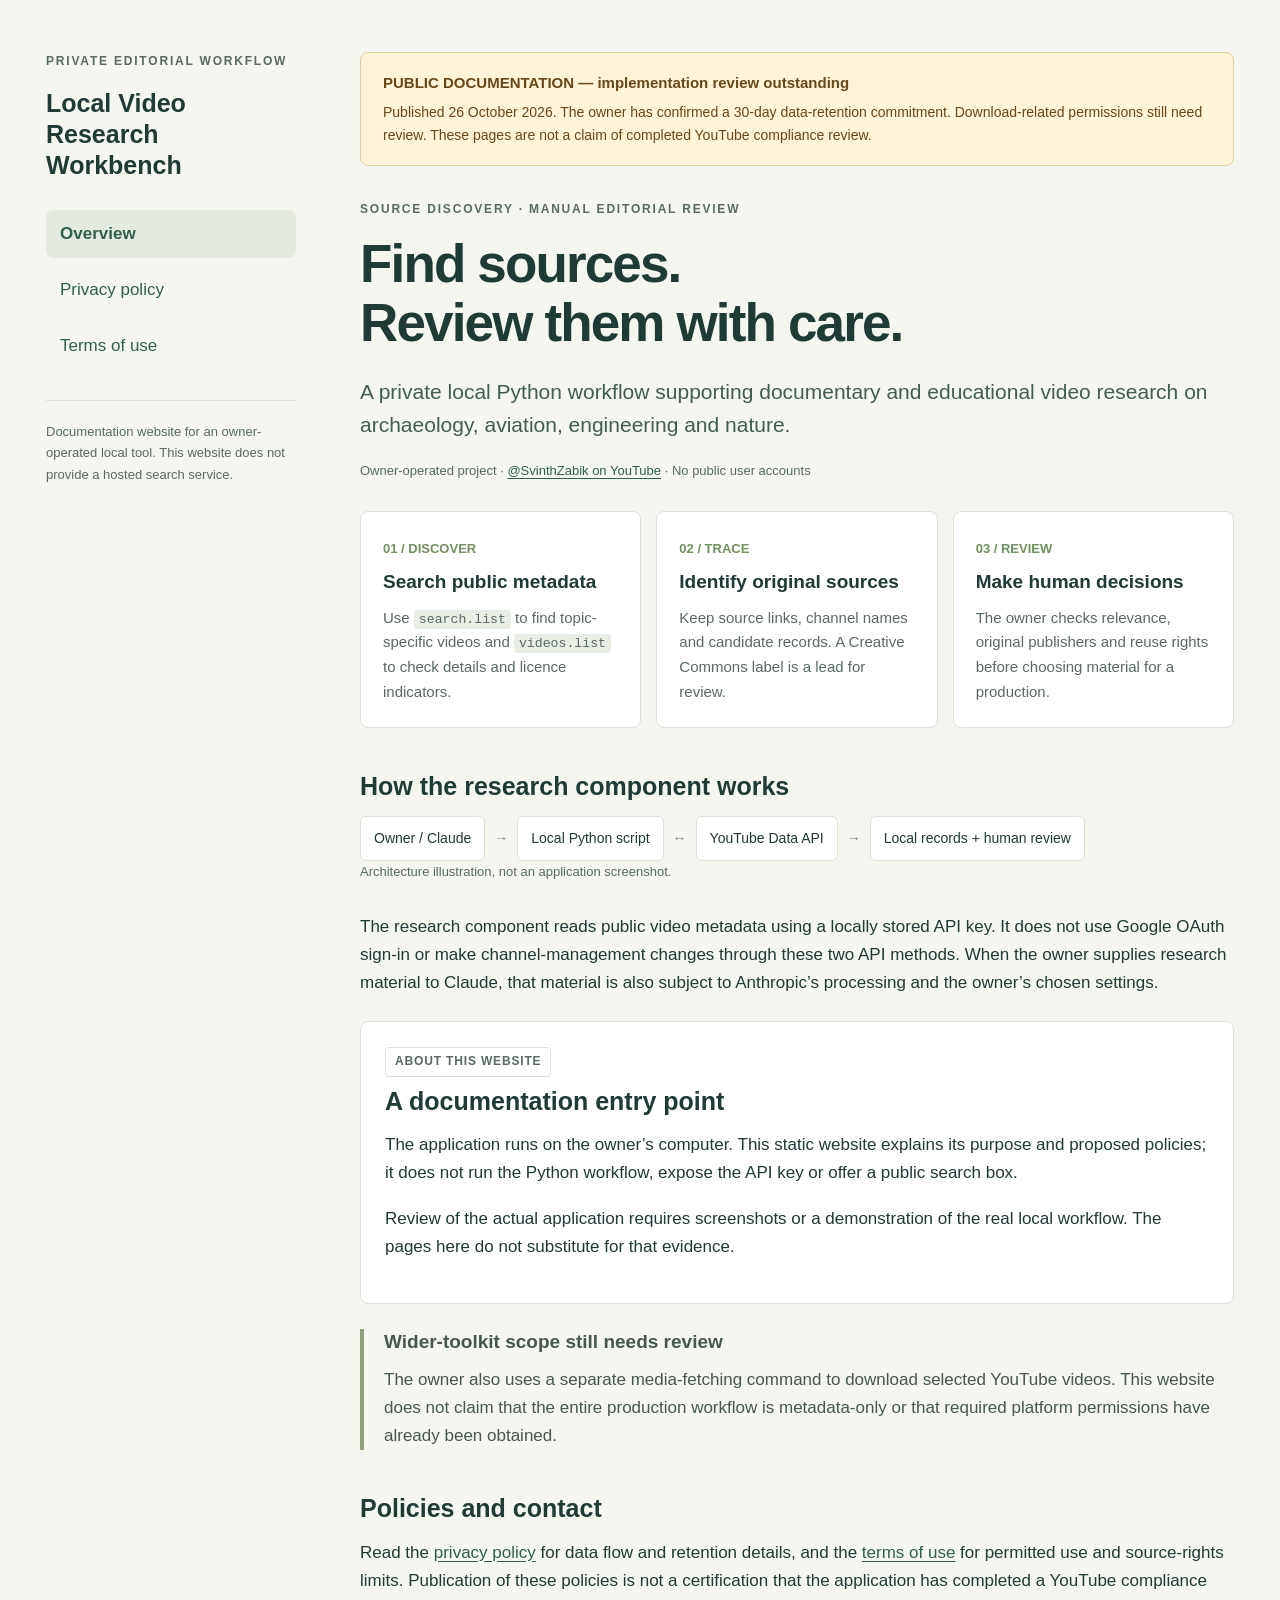
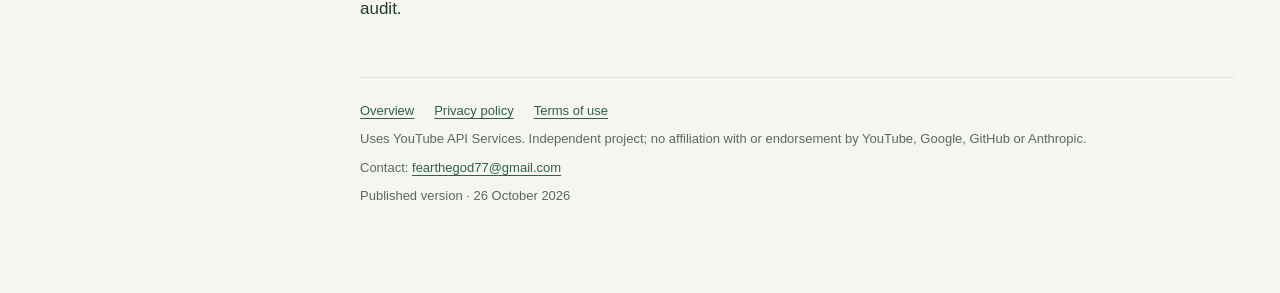
<file: index.html>
<!doctype html>
<html lang="en"><head><meta charset="utf-8"><meta name="viewport" content="width=device-width,initial-scale=1"><meta name="robots" content="noindex,nofollow"><title>Overview · Local Video Research Workbench</title><meta name="description" content="Documentation and privacy information for a private local video research workflow."><link rel="stylesheet" href="style.css"></head>
<body><a class="skip" href="#main">Skip to content</a><div class="shell"><aside><div class="eyebrow">Private editorial workflow</div><div class="brand"><a href="index.html">Local Video<br>Research Workbench</a></div><nav aria-label="Documentation"><a href="index.html" aria-current="page">Overview</a><a href="privacy.html">Privacy policy</a><a href="terms.html">Terms of use</a></nav><p class="aside-note">Documentation website for an owner-operated local tool. This website does not provide a hosted search service.</p></aside>
<main id="main"><div class="draft"><strong>PUBLIC DOCUMENTATION — implementation review outstanding</strong>Published 26 October 2026. The owner has confirmed a 30-day data-retention commitment. Download-related permissions still need review. These pages are not a claim of completed YouTube compliance review.</div>
<div class="eyebrow">Source discovery · manual editorial review</div>
<h1>Find sources.<br>Review them with care.</h1>
<p class="lead">A private local Python workflow supporting documentary and educational video research on archaeology, aviation, engineering and nature.</p>
<p class="meta">Owner-operated project · <a href="https://www.youtube.com/@SvinthZabik">@SvinthZabik on YouTube</a> · No public user accounts</p>
<div class="cards"><section class="card"><span class="number">01 / DISCOVER</span><h3>Search public metadata</h3><p>Use <code>search.list</code> to find topic-specific videos and <code>videos.list</code> to check details and licence indicators.</p></section><section class="card"><span class="number">02 / TRACE</span><h3>Identify original sources</h3><p>Keep source links, channel names and candidate records. A Creative Commons label is a lead for review.</p></section><section class="card"><span class="number">03 / REVIEW</span><h3>Make human decisions</h3><p>The owner checks relevance, original publishers and reuse rights before choosing material for a production.</p></section></div>
<h2>How the research component works</h2>
<div class="steps" aria-label="Workflow diagram"><span class="step">Owner / Claude</span><span class="arrow" aria-hidden="true">→</span><span class="step">Local Python script</span><span class="arrow" aria-hidden="true">↔</span><span class="step">YouTube Data API</span><span class="arrow" aria-hidden="true">→</span><span class="step">Local records + human review</span></div>
<p class="meta">Architecture illustration, not an application screenshot.</p>
<p>The research component reads public video metadata using a locally stored API key. It does not use Google OAuth sign-in or make channel-management changes through these two API methods. When the owner supplies research material to Claude, that material is also subject to Anthropic’s processing and the owner’s chosen settings.</p>
<section class="panel"><span class="label">ABOUT THIS WEBSITE</span><h2>A documentation entry point</h2><p>The application runs on the owner’s computer. This static website explains its purpose and proposed policies; it does not run the Python workflow, expose the API key or offer a public search box.</p><p>Review of the actual application requires screenshots or a demonstration of the real local workflow. The pages here do not substitute for that evidence.</p></section>
<div class="scope"><h3>Wider-toolkit scope still needs review</h3><p>The owner also uses a separate media-fetching command to download selected YouTube videos. This website does not claim that the entire production workflow is metadata-only or that required platform permissions have already been obtained.</p></div>
<h2>Policies and contact</h2><p>Read the <a href="privacy.html">privacy policy</a> for data flow and retention details, and the <a href="terms.html">terms of use</a> for permitted use and source-rights limits. Publication of these policies is not a certification that the application has completed a YouTube compliance audit.</p>

<footer><div class="links"><a href="index.html">Overview</a><a href="privacy.html">Privacy policy</a><a href="terms.html">Terms of use</a></div><p>Uses YouTube API Services. Independent project; no affiliation with or endorsement by YouTube, Google, GitHub or Anthropic.</p><p>Contact: <a class="contact" href="mailto:fearthegod77@gmail.com">fearthegod77@gmail.com</a></p><p>Published version · 26 October 2026</p></footer></main></div></body></html>
</file>
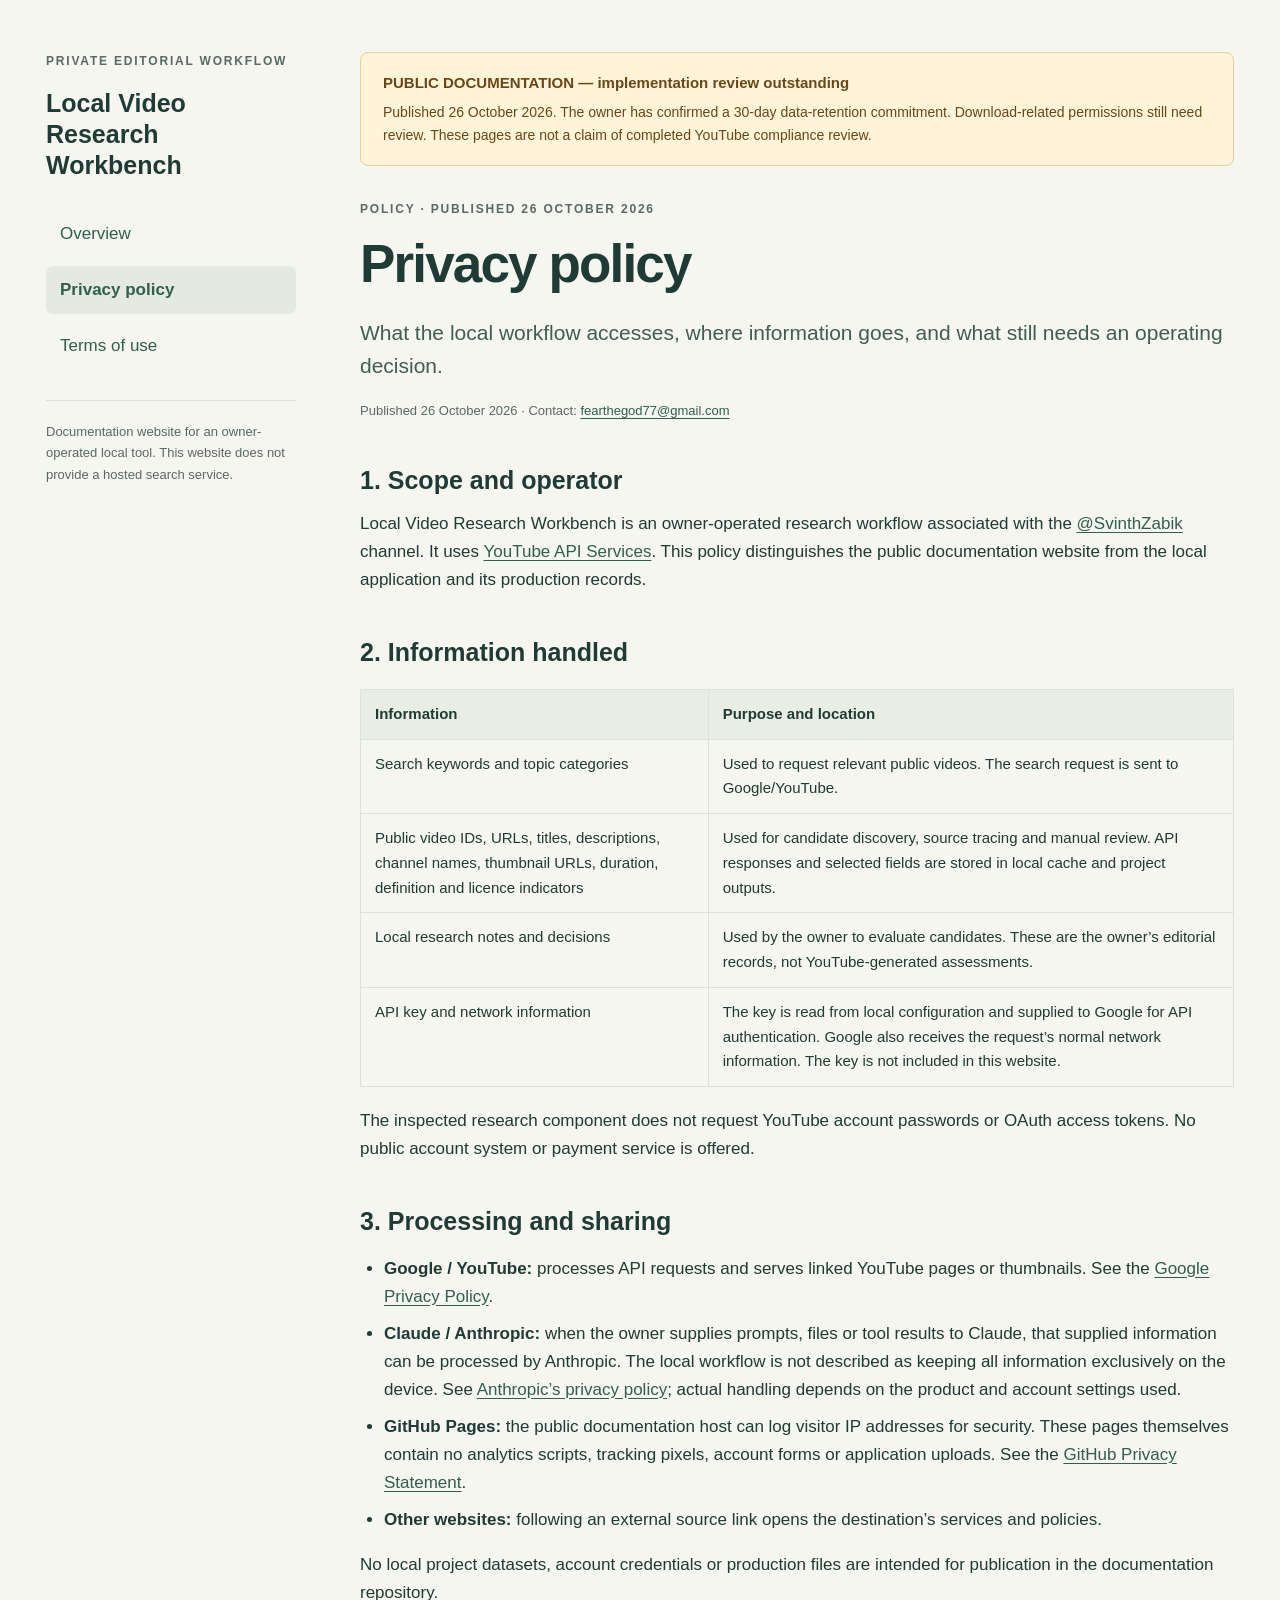
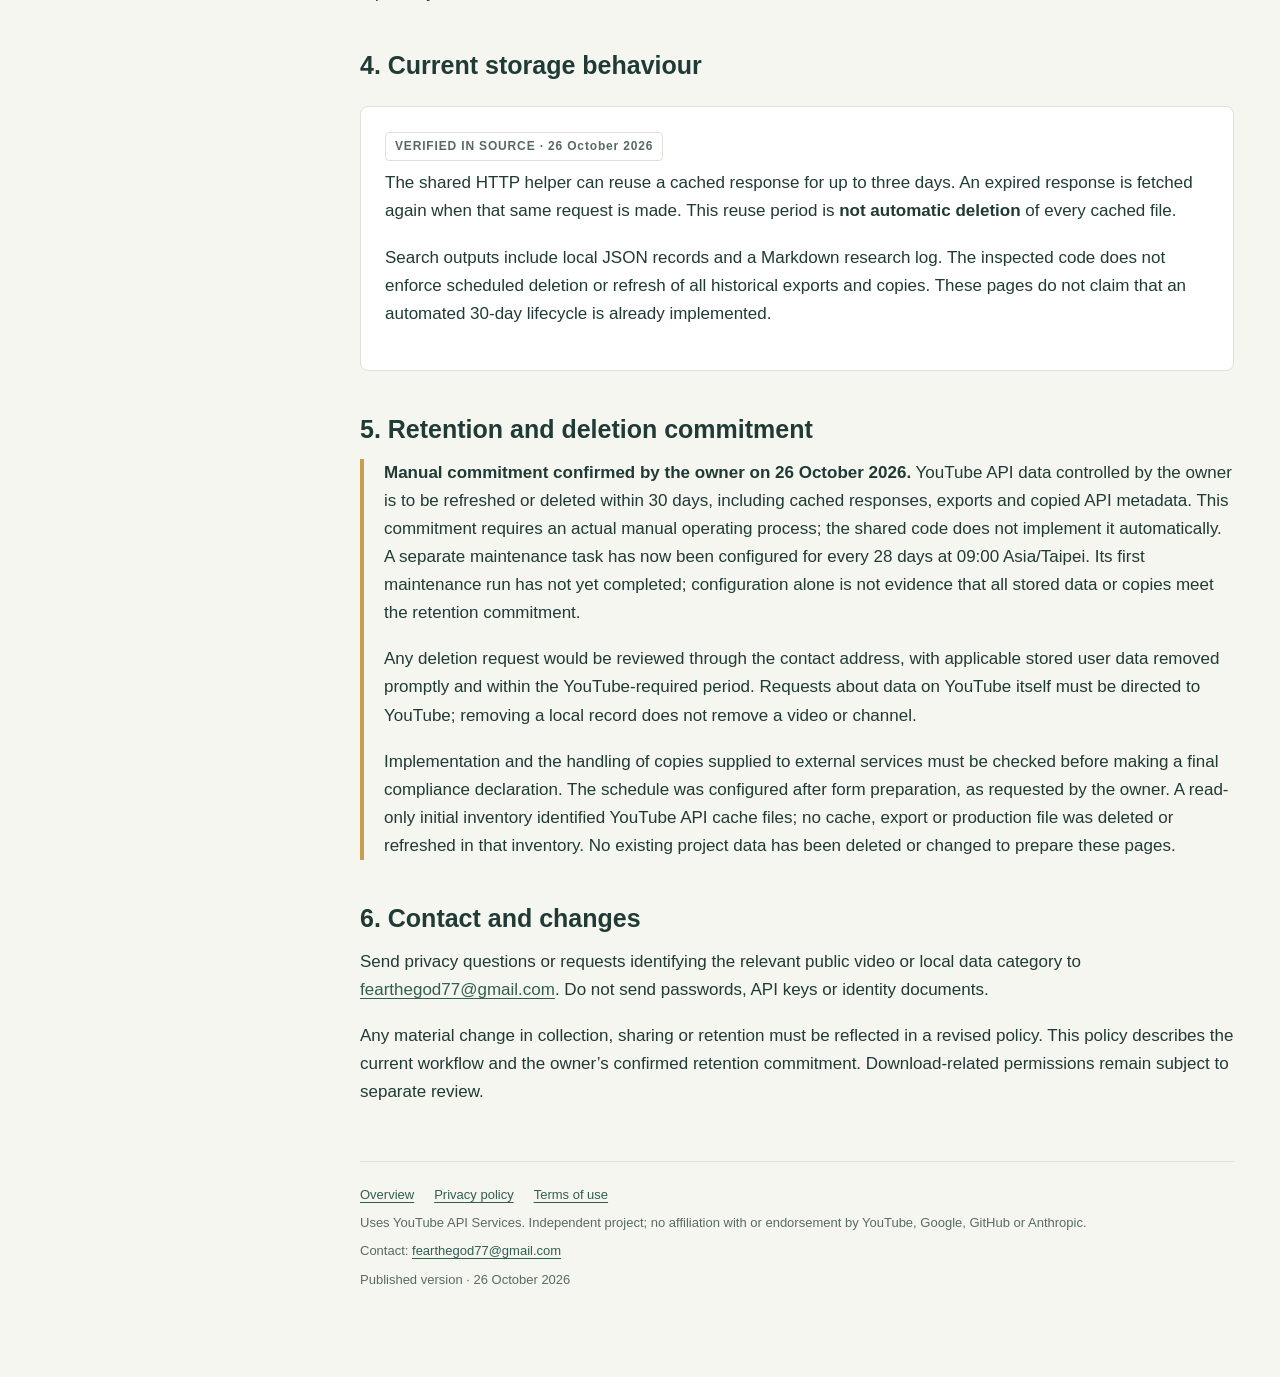
<file: privacy.html>
<!doctype html>
<html lang="en"><head><meta charset="utf-8"><meta name="viewport" content="width=device-width,initial-scale=1"><meta name="robots" content="noindex,nofollow"><title>Privacy policy · Local Video Research Workbench</title><meta name="description" content="Documentation and privacy information for a private local video research workflow."><link rel="stylesheet" href="style.css"></head>
<body><a class="skip" href="#main">Skip to content</a><div class="shell"><aside><div class="eyebrow">Private editorial workflow</div><div class="brand"><a href="index.html">Local Video<br>Research Workbench</a></div><nav aria-label="Documentation"><a href="index.html">Overview</a><a href="privacy.html" aria-current="page">Privacy policy</a><a href="terms.html">Terms of use</a></nav><p class="aside-note">Documentation website for an owner-operated local tool. This website does not provide a hosted search service.</p></aside>
<main id="main"><div class="draft"><strong>PUBLIC DOCUMENTATION — implementation review outstanding</strong>Published 26 October 2026. The owner has confirmed a 30-day data-retention commitment. Download-related permissions still need review. These pages are not a claim of completed YouTube compliance review.</div>
<div class="eyebrow">Policy · published 26 October 2026</div><h1>Privacy policy</h1><p class="lead">What the local workflow accesses, where information goes, and what still needs an operating decision.</p><p class="meta">Published 26 October 2026 · Contact: <a class="contact" href="mailto:fearthegod77@gmail.com">fearthegod77@gmail.com</a></p>
<h2>1. Scope and operator</h2><p>Local Video Research Workbench is an owner-operated research workflow associated with the <a href="https://www.youtube.com/@SvinthZabik">@SvinthZabik</a> channel. It uses <a href="https://developers.google.com/youtube/v3">YouTube API Services</a>. This policy distinguishes the public documentation website from the local application and its production records.</p>
<h2>2. Information handled</h2><table><thead><tr><th>Information</th><th>Purpose and location</th></tr></thead><tbody><tr><td>Search keywords and topic categories</td><td>Used to request relevant public videos. The search request is sent to Google/YouTube.</td></tr><tr><td>Public video IDs, URLs, titles, descriptions, channel names, thumbnail URLs, duration, definition and licence indicators</td><td>Used for candidate discovery, source tracing and manual review. API responses and selected fields are stored in local cache and project outputs.</td></tr><tr><td>Local research notes and decisions</td><td>Used by the owner to evaluate candidates. These are the owner’s editorial records, not YouTube-generated assessments.</td></tr><tr><td>API key and network information</td><td>The key is read from local configuration and supplied to Google for API authentication. Google also receives the request’s normal network information. The key is not included in this website.</td></tr></tbody></table><p>The inspected research component does not request YouTube account passwords or OAuth access tokens. No public account system or payment service is offered.</p>
<h2>3. Processing and sharing</h2><ul><li><strong>Google / YouTube:</strong> processes API requests and serves linked YouTube pages or thumbnails. See the <a href="https://policies.google.com/privacy">Google Privacy Policy</a>.</li><li><strong>Claude / Anthropic:</strong> when the owner supplies prompts, files or tool results to Claude, that supplied information can be processed by Anthropic. The local workflow is not described as keeping all information exclusively on the device. See <a href="https://www.anthropic.com/legal/privacy">Anthropic’s privacy policy</a>; actual handling depends on the product and account settings used.</li><li><strong>GitHub Pages:</strong> the public documentation host can log visitor IP addresses for security. These pages themselves contain no analytics scripts, tracking pixels, account forms or application uploads. See the <a href="https://docs.github.com/en/site-policy/privacy-policies/github-general-privacy-statement">GitHub Privacy Statement</a>.</li><li><strong>Other websites:</strong> following an external source link opens the destination’s services and policies.</li></ul><p>No local project datasets, account credentials or production files are intended for publication in the documentation repository.</p>
<h2>4. Current storage behaviour</h2><div class="panel"><span class="label">VERIFIED IN SOURCE · 26 October 2026</span><p>The shared HTTP helper can reuse a cached response for up to three days. An expired response is fetched again when that same request is made. This reuse period is <strong>not automatic deletion</strong> of every cached file.</p><p>Search outputs include local JSON records and a Markdown research log. The inspected code does not enforce scheduled deletion or refresh of all historical exports and copies. These pages do not claim that an automated 30-day lifecycle is already implemented.</p></div>
<h2>5. Retention and deletion commitment</h2><div class="pending"><p><strong>Manual commitment confirmed by the owner on 26 October 2026.</strong> YouTube API data controlled by the owner is to be refreshed or deleted within 30 days, including cached responses, exports and copied API metadata. This commitment requires an actual manual operating process; the shared code does not implement it automatically. A separate maintenance task has now been configured for every 28 days at 09:00 Asia/Taipei. Its first maintenance run has not yet completed; configuration alone is not evidence that all stored data or copies meet the retention commitment.</p><p>Any deletion request would be reviewed through the contact address, with applicable stored user data removed promptly and within the YouTube-required period. Requests about data on YouTube itself must be directed to YouTube; removing a local record does not remove a video or channel.</p><p>Implementation and the handling of copies supplied to external services must be checked before making a final compliance declaration. The schedule was configured after form preparation, as requested by the owner. A read-only initial inventory identified YouTube API cache files; no cache, export or production file was deleted or refreshed in that inventory. No existing project data has been deleted or changed to prepare these pages.</p></div>
<h2>6. Contact and changes</h2><p>Send privacy questions or requests identifying the relevant public video or local data category to <a class="contact" href="mailto:fearthegod77@gmail.com">fearthegod77@gmail.com</a>. Do not send passwords, API keys or identity documents.</p><p>Any material change in collection, sharing or retention must be reflected in a revised policy. This policy describes the current workflow and the owner’s confirmed retention commitment. Download-related permissions remain subject to separate review.</p>

<footer><div class="links"><a href="index.html">Overview</a><a href="privacy.html">Privacy policy</a><a href="terms.html">Terms of use</a></div><p>Uses YouTube API Services. Independent project; no affiliation with or endorsement by YouTube, Google, GitHub or Anthropic.</p><p>Contact: <a class="contact" href="mailto:fearthegod77@gmail.com">fearthegod77@gmail.com</a></p><p>Published version · 26 October 2026</p></footer></main></div></body></html>
</file>
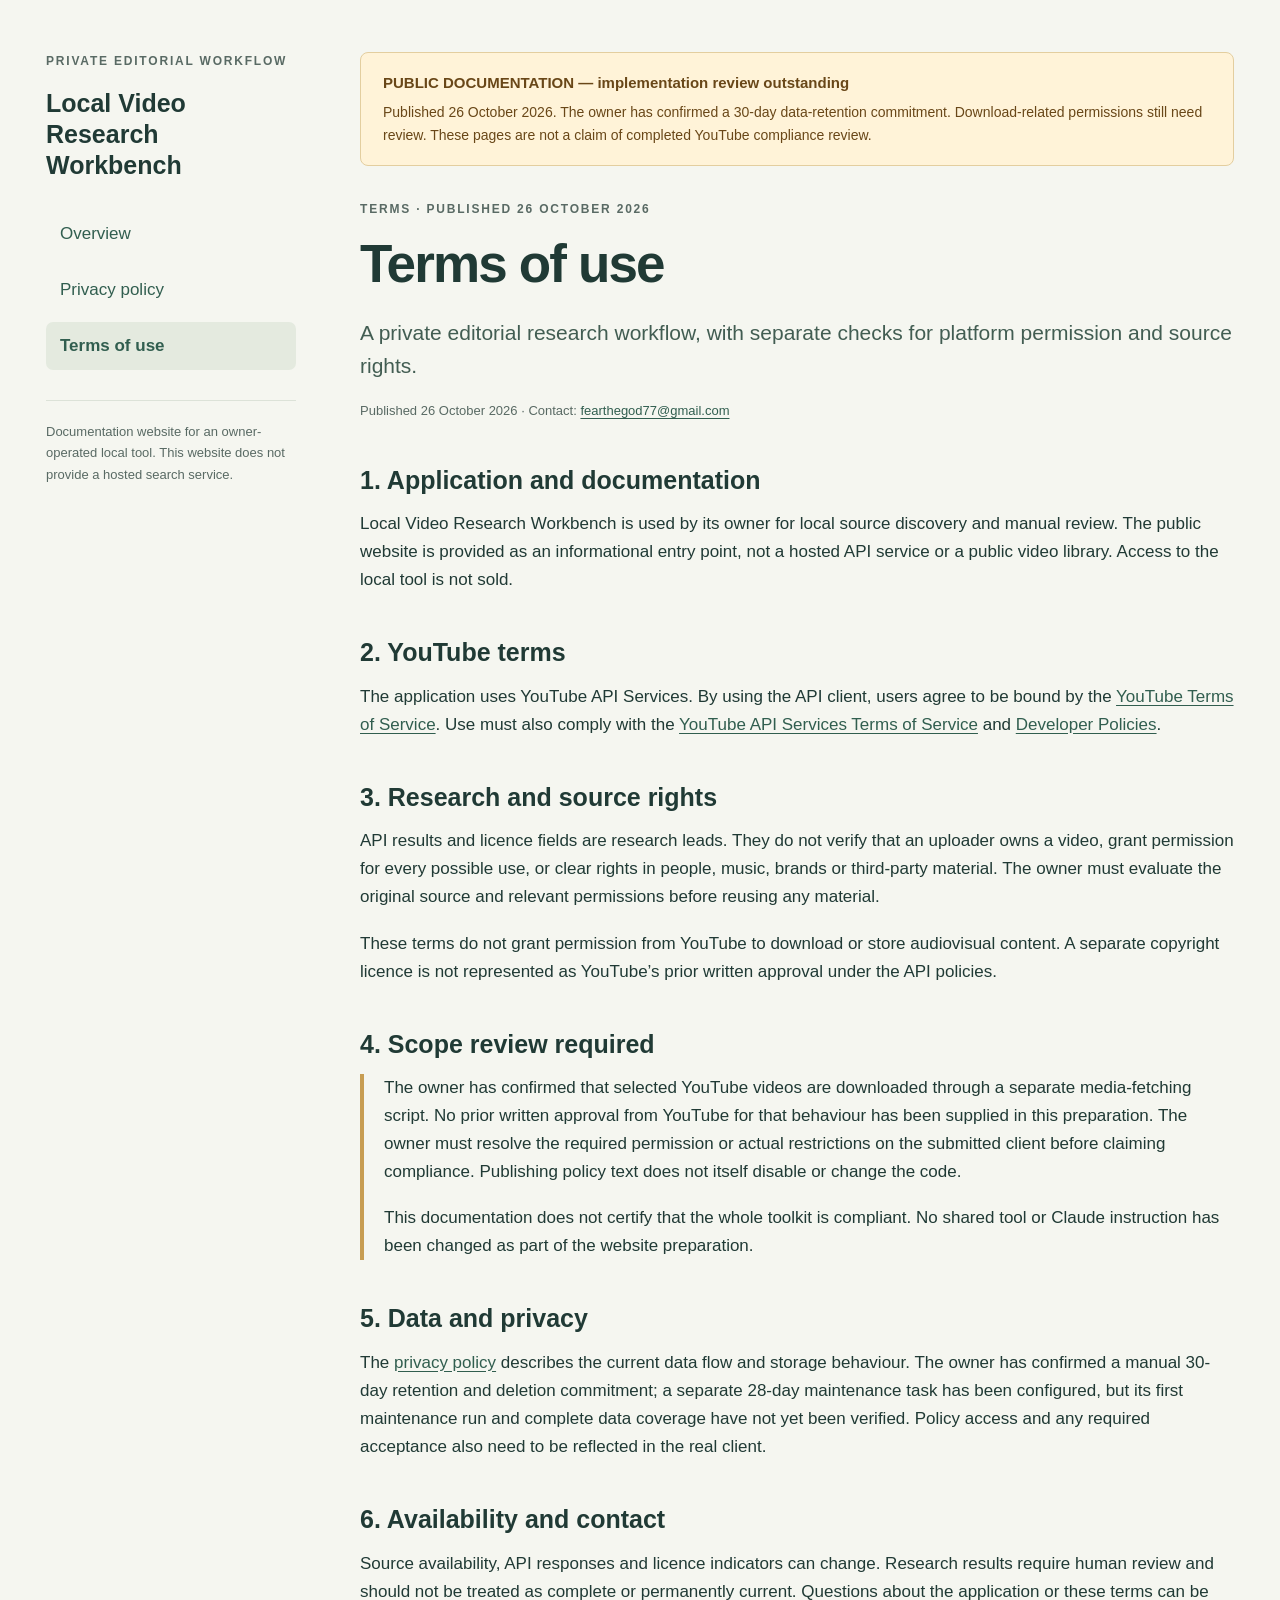
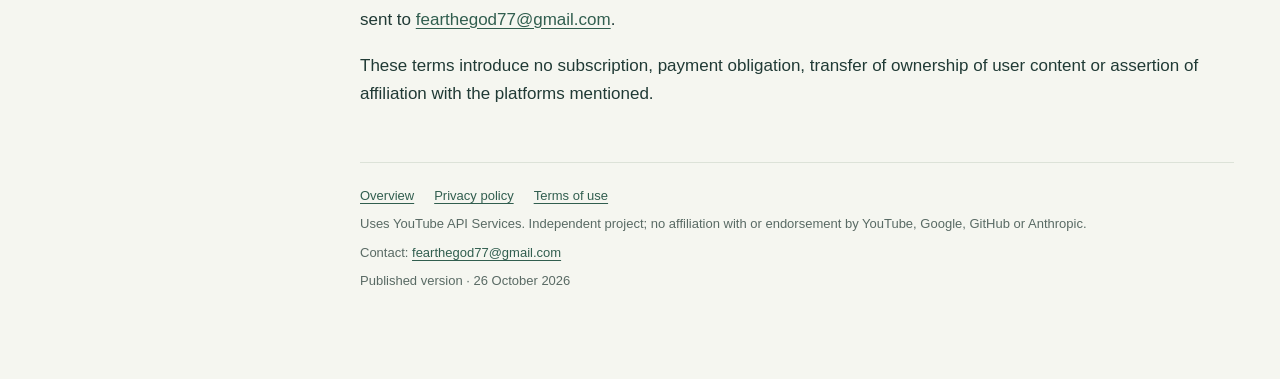
<file: terms.html>
<!doctype html>
<html lang="en"><head><meta charset="utf-8"><meta name="viewport" content="width=device-width,initial-scale=1"><meta name="robots" content="noindex,nofollow"><title>Terms of use · Local Video Research Workbench</title><meta name="description" content="Documentation and privacy information for a private local video research workflow."><link rel="stylesheet" href="style.css"></head>
<body><a class="skip" href="#main">Skip to content</a><div class="shell"><aside><div class="eyebrow">Private editorial workflow</div><div class="brand"><a href="index.html">Local Video<br>Research Workbench</a></div><nav aria-label="Documentation"><a href="index.html">Overview</a><a href="privacy.html">Privacy policy</a><a href="terms.html" aria-current="page">Terms of use</a></nav><p class="aside-note">Documentation website for an owner-operated local tool. This website does not provide a hosted search service.</p></aside>
<main id="main"><div class="draft"><strong>PUBLIC DOCUMENTATION — implementation review outstanding</strong>Published 26 October 2026. The owner has confirmed a 30-day data-retention commitment. Download-related permissions still need review. These pages are not a claim of completed YouTube compliance review.</div>
<div class="eyebrow">Terms · published 26 October 2026</div><h1>Terms of use</h1><p class="lead">A private editorial research workflow, with separate checks for platform permission and source rights.</p><p class="meta">Published 26 October 2026 · Contact: <a class="contact" href="mailto:fearthegod77@gmail.com">fearthegod77@gmail.com</a></p>
<h2>1. Application and documentation</h2><p>Local Video Research Workbench is used by its owner for local source discovery and manual review. The public website is provided as an informational entry point, not a hosted API service or a public video library. Access to the local tool is not sold.</p>
<h2>2. YouTube terms</h2><p>The application uses YouTube API Services. By using the API client, users agree to be bound by the <a href="https://www.youtube.com/t/terms">YouTube Terms of Service</a>. Use must also comply with the <a href="https://developers.google.com/youtube/terms/api-services-terms-of-service">YouTube API Services Terms of Service</a> and <a href="https://developers.google.com/youtube/terms/developer-policies">Developer Policies</a>.</p>
<h2>3. Research and source rights</h2><p>API results and licence fields are research leads. They do not verify that an uploader owns a video, grant permission for every possible use, or clear rights in people, music, brands or third-party material. The owner must evaluate the original source and relevant permissions before reusing any material.</p><p>These terms do not grant permission from YouTube to download or store audiovisual content. A separate copyright licence is not represented as YouTube’s prior written approval under the API policies.</p>
<h2>4. Scope review required</h2><div class="pending"><p>The owner has confirmed that selected YouTube videos are downloaded through a separate media-fetching script. No prior written approval from YouTube for that behaviour has been supplied in this preparation. The owner must resolve the required permission or actual restrictions on the submitted client before claiming compliance. Publishing policy text does not itself disable or change the code.</p><p>This documentation does not certify that the whole toolkit is compliant. No shared tool or Claude instruction has been changed as part of the website preparation.</p></div>
<h2>5. Data and privacy</h2><p>The <a href="privacy.html">privacy policy</a> describes the current data flow and storage behaviour. The owner has confirmed a manual 30-day retention and deletion commitment; a separate 28-day maintenance task has been configured, but its first maintenance run and complete data coverage have not yet been verified. Policy access and any required acceptance also need to be reflected in the real client.</p>
<h2>6. Availability and contact</h2><p>Source availability, API responses and licence indicators can change. Research results require human review and should not be treated as complete or permanently current. Questions about the application or these terms can be sent to <a class="contact" href="mailto:fearthegod77@gmail.com">fearthegod77@gmail.com</a>.</p><p>These terms introduce no subscription, payment obligation, transfer of ownership of user content or assertion of affiliation with the platforms mentioned.</p>

<footer><div class="links"><a href="index.html">Overview</a><a href="privacy.html">Privacy policy</a><a href="terms.html">Terms of use</a></div><p>Uses YouTube API Services. Independent project; no affiliation with or endorsement by YouTube, Google, GitHub or Anthropic.</p><p>Contact: <a class="contact" href="mailto:fearthegod77@gmail.com">fearthegod77@gmail.com</a></p><p>Published version · 26 October 2026</p></footer></main></div></body></html>
</file>
<file: style.css>
:root{--ink:#203a35;--muted:#596a64;--paper:#f5f6f0;--line:#dce2d8;--green:#315e4f;--amber:#80551d}
*{box-sizing:border-box}html{scroll-behavior:smooth}body{margin:0;background:var(--paper);color:var(--ink);font:17px/1.65 -apple-system,BlinkMacSystemFont,"Segoe UI",sans-serif}
a{color:var(--green);text-underline-offset:3px}a:hover{color:#173b2d}a:focus-visible{outline:3px solid #9cbf88;outline-offset:4px}
.skip{position:absolute;left:20px;top:-70px;background:white;padding:10px}.skip:focus{top:10px}
.shell{max-width:1260px;margin:auto;display:grid;grid-template-columns:250px minmax(0,1fr);gap:64px;padding:52px 36px 80px}
aside{align-self:start;position:sticky;top:40px}.eyebrow{font-size:12px;letter-spacing:.15em;font-weight:750;text-transform:uppercase;color:var(--muted)}
.brand{font-size:25px;line-height:1.25;margin:16px 0 28px;font-weight:750}.brand a{color:var(--ink);text-decoration:none}nav{display:grid;gap:8px}nav a{padding:10px 14px;border-radius:7px;text-decoration:none}nav a[aria-current=page]{background:#e4eadf;font-weight:700}
.aside-note{font-size:13px;color:var(--muted);border-top:1px solid var(--line);padding-top:20px;margin-top:30px}
main{min-width:0}.draft{padding:18px 22px;background:#fff3d8;border:1px solid #e3ce9f;border-radius:8px;font-size:14px;color:#694718;margin-bottom:34px}.draft strong{display:block;font-size:15px;margin-bottom:5px}
h1{font-size:clamp(34px,4.6vw,53px);line-height:1.12;letter-spacing:-.035em;margin:14px 0 24px}h2{font-size:25px;line-height:1.3;margin:42px 0 14px}h3{font-size:19px;line-height:1.4;margin:25px 0 10px}p{margin:0 0 18px}.lead{font-size:21px;line-height:1.55;color:#425d52}.meta{font-size:13px;color:var(--muted);margin:0 0 30px}
.cards{display:grid;grid-template-columns:repeat(3,minmax(0,1fr));gap:15px;margin:30px 0}.card{background:#fff;border:1px solid var(--line);padding:22px;border-radius:8px}.card h3{margin:7px 0 10px}.card p{font-size:15px;color:var(--muted);margin:0}.number{font-size:13px;font-weight:800;color:#71915e}
.panel{background:#fff;border:1px solid var(--line);border-radius:8px;padding:24px;margin:24px 0}.panel h2,.panel h3{margin-top:0}.scope{border-left:4px solid #8ca07e;padding-left:20px;color:#46584e}.pending{border-left:4px solid #c79d52;padding-left:20px}.label{display:inline-block;font-size:12px;font-weight:700;letter-spacing:.07em;padding:4px 9px;border:1px solid var(--line);border-radius:4px;margin-bottom:8px;color:var(--muted)}
ul,ol{padding-left:24px}li{margin:9px 0}table{border-collapse:collapse;width:100%;font-size:15px;margin:20px 0}th,td{padding:12px 14px;border:1px solid var(--line);text-align:left;vertical-align:top}th{background:#e9eee4}code{font-size:.88em;background:#e9eee4;padding:2px 5px;border-radius:3px;overflow-wrap:anywhere}.contact{overflow-wrap:anywhere}.steps{display:flex;flex-wrap:wrap;gap:9px;align-items:center;font-size:14px}.step{border:1px solid var(--line);padding:10px 13px;border-radius:6px;background:#fff}.arrow{color:#7d8e80}
footer{font-size:13px;color:var(--muted);border-top:1px solid var(--line);margin-top:54px;padding-top:22px}footer p{margin:7px 0}.links{display:flex;gap:20px;flex-wrap:wrap}button{font:inherit}
@media(max-width:850px){.shell{grid-template-columns:1fr;gap:26px;padding:28px 22px 60px}aside{position:static}.brand{font-size:23px;margin:10px 0 16px}nav{display:flex;flex-wrap:wrap;gap:5px}nav a{padding:7px 11px}.aside-note{display:none}.cards{grid-template-columns:1fr}.draft{margin-bottom:26px}h2{margin-top:34px}table{font-size:14px}th,td{padding:9px}.lead{font-size:19px}}
@media print{body{background:white;font-size:11pt}.shell{display:block;padding:0;max-width:none}aside{display:none}main{width:100%}h1{font-size:27pt}h2{font-size:17pt}.draft{border:1px solid #999;background:white}a{color:inherit}footer{margin-top:24px}.panel{break-inside:avoid}.cards{display:block}.card{margin-bottom:12px}}
</file>
